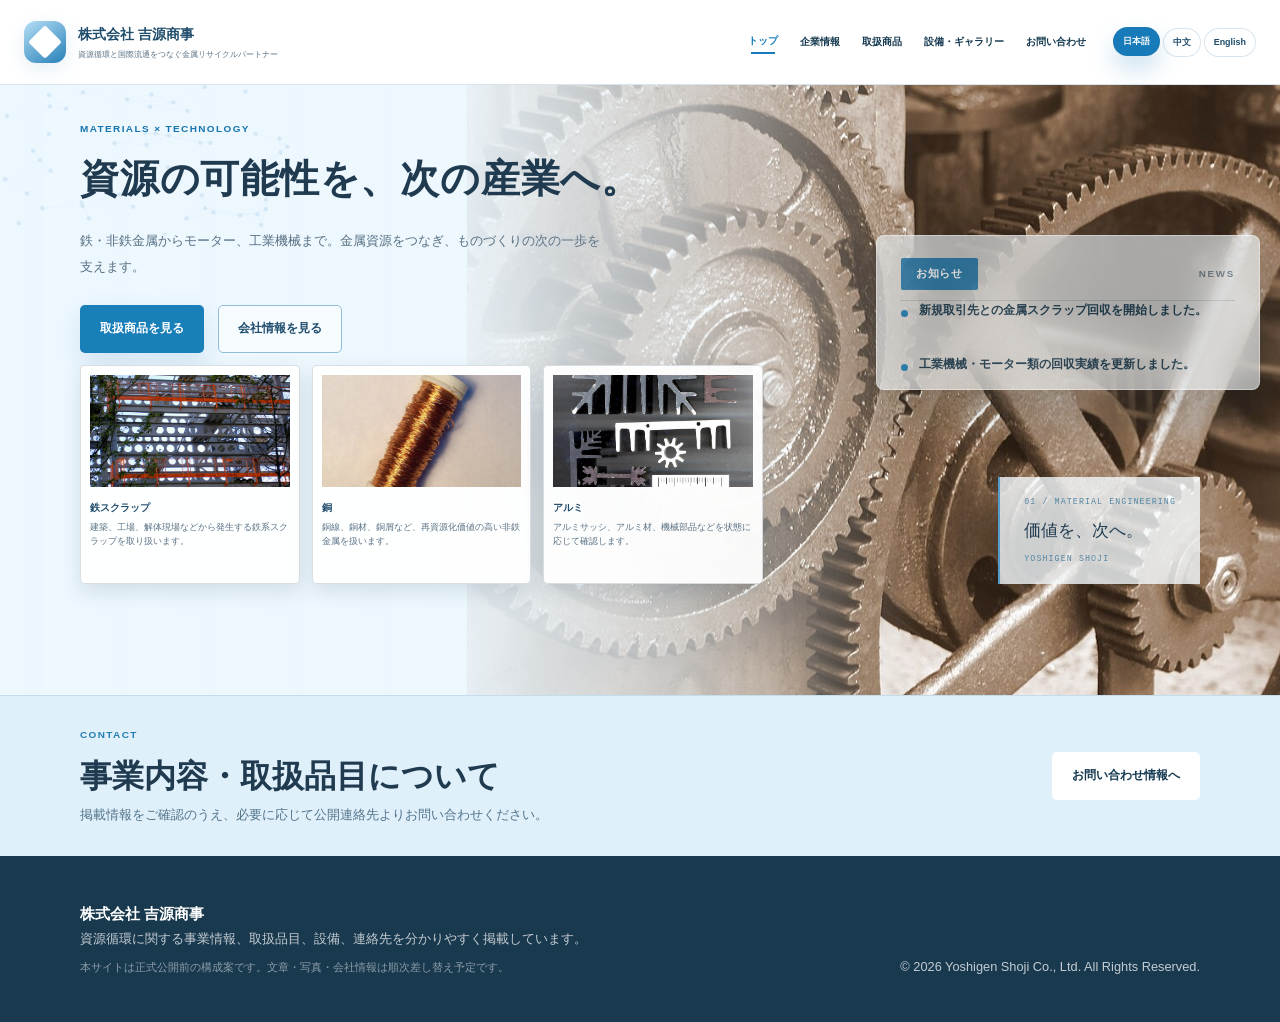
<file: index.html>
<!doctype html>
<html lang="ja">

<head>
    <meta charset="utf-8">
    <meta name="viewport" content="width=device-width, initial-scale=1">
    <meta name="description" content="株式会社 吉源商事の公式ホームページ。金属スクラップ買取、選別、保管、輸出に関する企業情報を掲載しています。">
    <title data-title-key="home.metaTitle">株式会社 吉源商事｜金属リサイクル・資源循環</title>
    <link rel="stylesheet" href="css/style.css?v=12">
</head>

<body data-page="home">
    <header class="site-header" data-active-page="home">
        <div class="scroll-progress" aria-hidden="true"></div>
        <div class="header-inner">
            <a class="brand" href="index.html" aria-label="Yoshigen Shoji home">
                <span class="brand-mark"></span>
                <span><strong data-i18n="common.companyName">株式会社 吉源商事</strong><small
                        data-i18n="common.tagline"></small></span>
            </a>
            <button class="menu-toggle" type="button" aria-label="Open navigation"
                aria-expanded="false"><span></span><span></span><span></span></button>
            <nav class="site-nav" aria-label="Main navigation"><a href="index.html" data-nav="home"
                    data-i18n="common.nav.home">トップ</a>
                <a href="company.html" data-nav="company" data-i18n="common.nav.company">企業情報</a>
                <a href="products.html" data-nav="products" data-i18n="common.nav.products">取扱商品</a>
                <a href="facilities.html" data-nav="facilities" data-i18n="common.nav.facilities">設備・ギャラリー</a>
                <a href="contact.html" data-nav="contact" data-i18n="common.nav.contact">お問い合わせ</a>
            </nav>
            <div class="lang-switch" aria-label="Language switch">
                <button type="button" data-lang="ja">日本語</button>
                <button type="button" data-lang="zh">中文</button>
                <button type="button" data-lang="en">English</button>
            </div>
        </div>
    </header>

    <main>
        <section class="eco-hero">
            <div id="lpCarousel" class="hero-carousel">
                <div class="hero-track">
                    <div class="hero-slide active">
                        <div class="hero-shade" aria-hidden="true"></div>
                        <canvas class="motion-canvas" aria-hidden="true"></canvas>
                        <div class="news-vertical news-vertical--canvas" aria-label="お知らせ">
                            <div class="news-vertical__head">
                                <span class="news-vertical__label" data-i18n="common.newsTicker.label">お知らせ</span>
                                <span class="news-vertical__sub">NEWS</span>
                            </div>
                            <div class="news-vertical__viewport">
                                <ul class="news-vertical__list" data-render="newsTicker"></ul>
                            </div>
                        </div>
                        <div class="container hero-layout">
                            <div class="hero-copy">
                                <p class="section-kicker" data-i18n="home.heroKicker"></p>
                                <h1 data-i18n="home.heroTitle"></h1>
                                <p class="hero-lead" data-i18n="home.heroLead"></p>
                                <div class="hero-actions">
                                    <a class="btn btn-primary" href="products.html" data-i18n="home.heroPrimary"></a>
                                    <a class="btn btn-outline" href="company.html" data-i18n="home.heroSecondary"></a>
                                </div>
                                <div class="hero-quick" data-render="heroServices"></div>
                            </div>

                            <div class="engineering-label" aria-hidden="true"><span>01 / MATERIAL
                                    ENGINEERING</span><strong>価値を、次へ。</strong><span>YOSHIGEN SHOJI</span></div>
                        </div>
                    </div>
                </div>
            </div>
        </section>
    </main>
    <section class="site-cta">
        <div class="container cta-inner">
            <div>
                <p class="section-kicker">CONTACT</p>
                <h2 data-i18n="common.ctaTitle"></h2>
                <p data-i18n="common.ctaText"></p>
            </div>
            <a class="btn btn-light" href="contact.html" data-i18n="common.ctaButton"></a>
        </div>
    </section>
    <footer class="site-footer">
        <div class="container footer-grid">
            <div>
                <p class="footer-brand" data-i18n="common.companyName"></p>
                <p data-i18n="common.footerLead"></p><small data-i18n="common.footerNote"></small>
            </div>
            <p class="copyright" data-i18n="common.copyright"></p>
        </div>
    </footer>
    <script src="js/i18n.js?v=13"></script>
    <script src="js/main.js?v=10"></script>
</body>

</html>
</file>
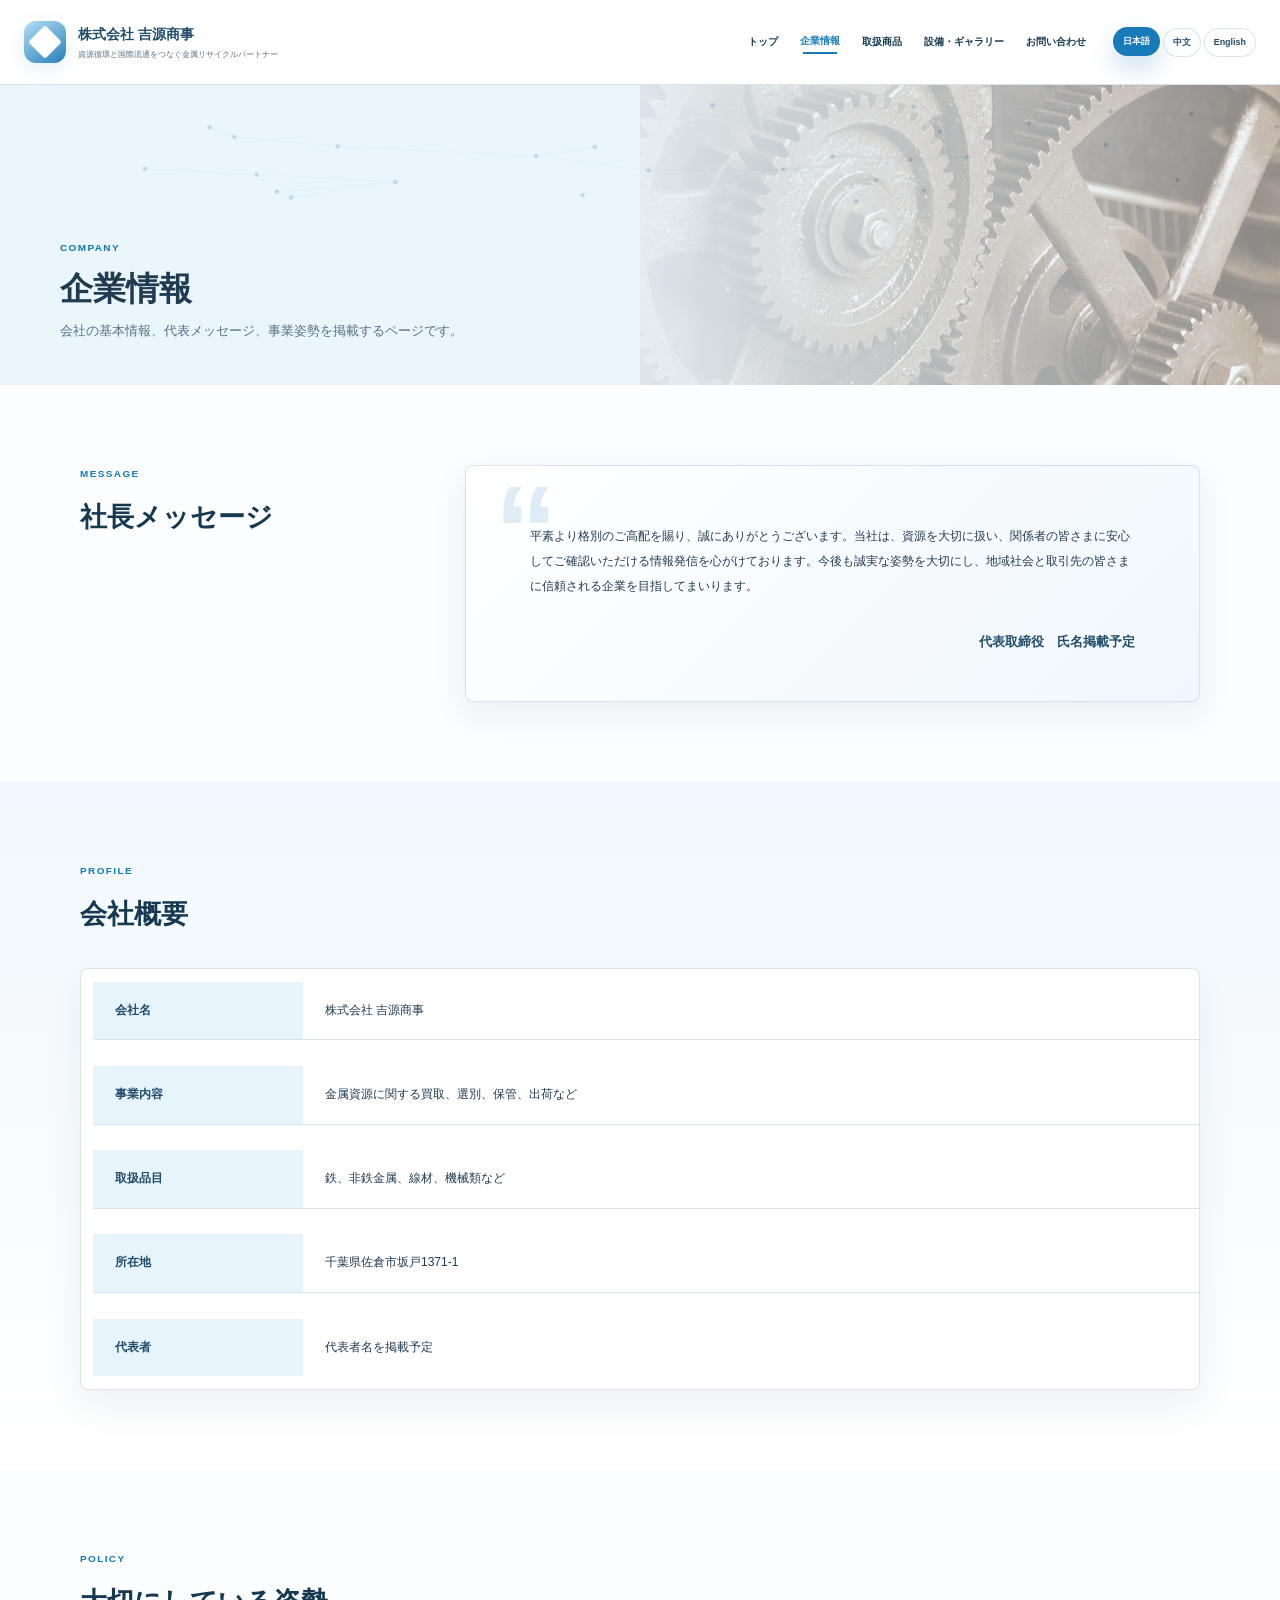
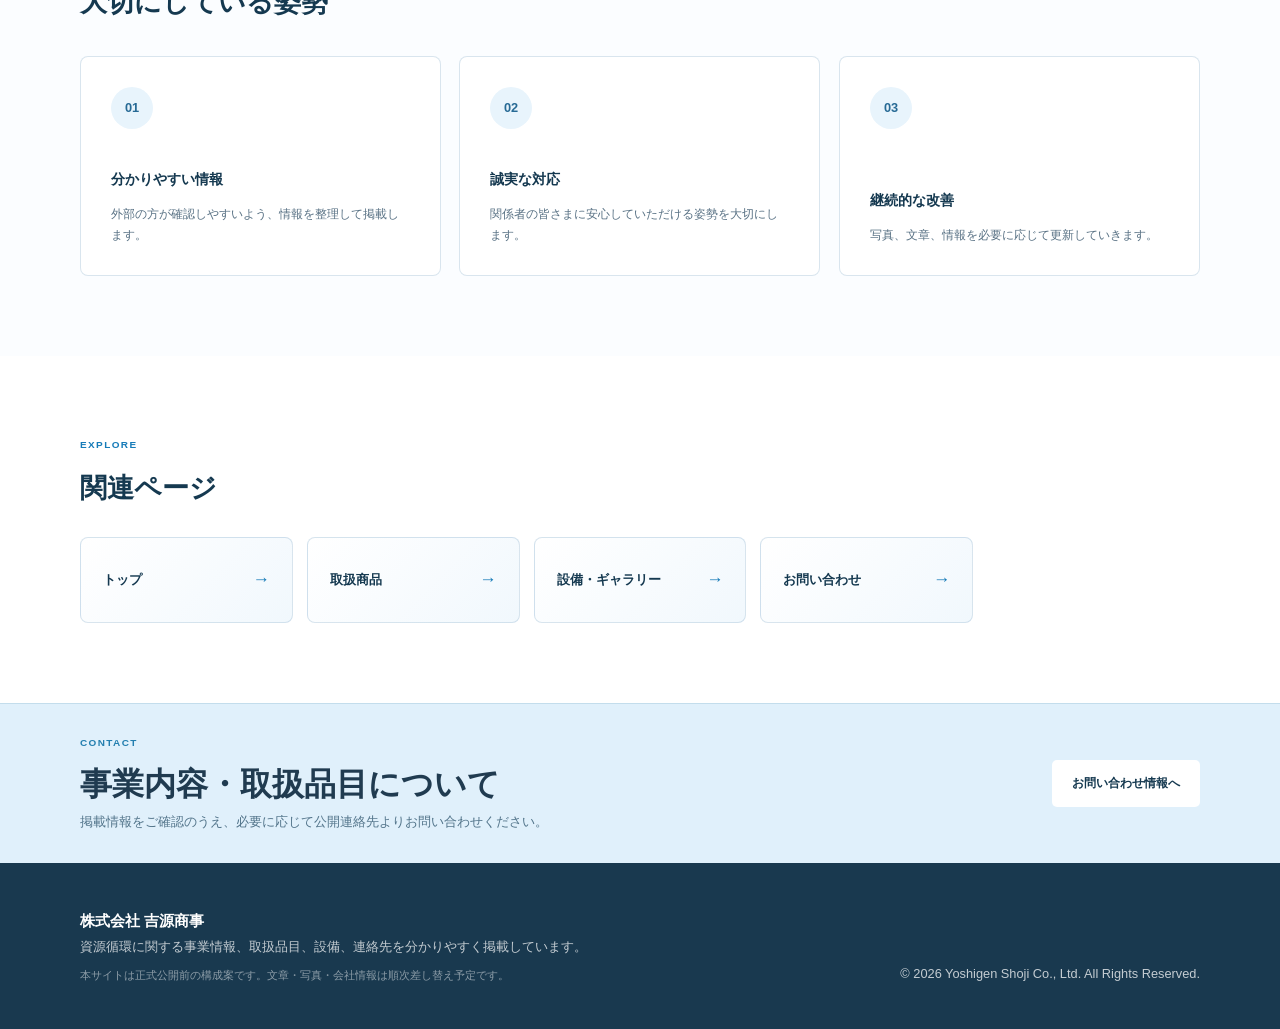
<file: company.html>
<!doctype html>
<html lang="ja">
<head>
    <meta charset="utf-8">
    <meta name="viewport" content="width=device-width, initial-scale=1">
    <meta name="description" content="株式会社 吉源商事の公式ホームページ。金属スクラップ買取、選別、保管、輸出に関する企業情報を掲載しています。">
    <title data-title-key="company.metaTitle">企業情報｜株式会社 吉源商事</title>
    <link rel="stylesheet" href="css/style.css?v=11">
</head>
<body data-page="company">
<header class="site-header" data-active-page="company">
    <div class="scroll-progress" aria-hidden="true"></div>
    <div class="header-inner">
        <a class="brand" href="index.html" aria-label="Yoshigen Shoji home">
            <span class="brand-mark"></span>
            <span><strong data-i18n="common.companyName">株式会社 吉源商事</strong><small data-i18n="common.tagline"></small></span>
        </a>
        <button class="menu-toggle" type="button" aria-label="Open navigation" aria-expanded="false"><span></span><span></span><span></span></button>
        <nav class="site-nav" aria-label="Main navigation"><a href="index.html" data-nav="home" data-i18n="common.nav.home">トップ</a>
<a href="company.html" data-nav="company" data-i18n="common.nav.company">企業情報</a>
<a href="products.html" data-nav="products" data-i18n="common.nav.products">取扱商品</a>
<a href="facilities.html" data-nav="facilities" data-i18n="common.nav.facilities">設備・実例</a>
<a href="contact.html" data-nav="contact" data-i18n="common.nav.contact">お問い合わせ</a></nav>
        <div class="lang-switch" aria-label="Language switch">
            <button type="button" data-lang="ja">日本語</button>
            <button type="button" data-lang="zh">中文</button>
            <button type="button" data-lang="en">English</button>
        </div>
    </div>
</header>
<main><section class="page-hero">
    <div class="page-hero-bg"></div>
    <canvas class="page-canvas motion-canvas-small" aria-hidden="true"></canvas>
    <div class="container page-hero-inner">
        <p class="section-kicker" data-i18n="company.pageKicker"></p>
        <h1 data-i18n="company.pageTitle"></h1>
        <p data-i18n="company.pageLead"></p>
    </div>
</section>
    <section class="section message-section"><div class="container message-layout">
        <div class="message-heading"><p class="section-kicker">MESSAGE</p><h2 class="section-title" data-i18n="company.messageTitle"></h2></div>
        <article class="message-panel tilt-card">
            <span class="message-quote">“</span>
            <p class="body-text" data-i18n="company.messageText"></p>
            <p class="message-signature" data-i18n="company.messageSignature"></p>
        </article>
    </div></section>
    <section class="section section-soft"><div class="container"><div class="section-heading"><p class="section-kicker">PROFILE</p><h2 class="section-title" data-i18n="company.outlineTitle"></h2></div><div class="info-table" data-render="companyOutline"></div></div></section>
    <section class="section"><div class="container"><div class="section-heading"><p class="section-kicker">POLICY</p><h2 class="section-title" data-i18n="company.philosophyTitle"></h2></div><div class="feature-grid" data-render="companyPhilosophy"></div></div></section>
    <section class="section page-links-section">
    <div class="container">
        <p class="section-kicker">EXPLORE</p>
        <h2 class="section-title compact-title" data-i18n="common.relatedTitle"></h2>
        <div class="page-link-grid"><a class="page-link-card" href="index.html"><span data-i18n="common.nav.home"></span><b>→</b></a>
<a class="page-link-card" href="products.html"><span data-i18n="common.nav.products"></span><b>→</b></a>
<a class="page-link-card" href="facilities.html"><span data-i18n="common.nav.facilities"></span><b>→</b></a>
<a class="page-link-card" href="contact.html"><span data-i18n="common.nav.contact"></span><b>→</b></a></div>
    </div>
</section>
</main>
<section class="site-cta">
    <div class="container cta-inner">
        <div><p class="section-kicker">CONTACT</p><h2 data-i18n="common.ctaTitle"></h2><p data-i18n="common.ctaText"></p></div>
        <a class="btn btn-light" href="contact.html" data-i18n="common.ctaButton"></a>
    </div>
</section>
<footer class="site-footer">
    <div class="container footer-grid">
        <div><p class="footer-brand" data-i18n="common.companyName"></p>
            <p data-i18n="common.footerLead"></p><small data-i18n="common.footerNote"></small></div>
        <p class="copyright" data-i18n="common.copyright"></p>
    </div>
</footer>
<script src="js/i18n.js?v=12"></script>
<script src="js/main.js?v=10"></script>
</body>
</html>
</file>
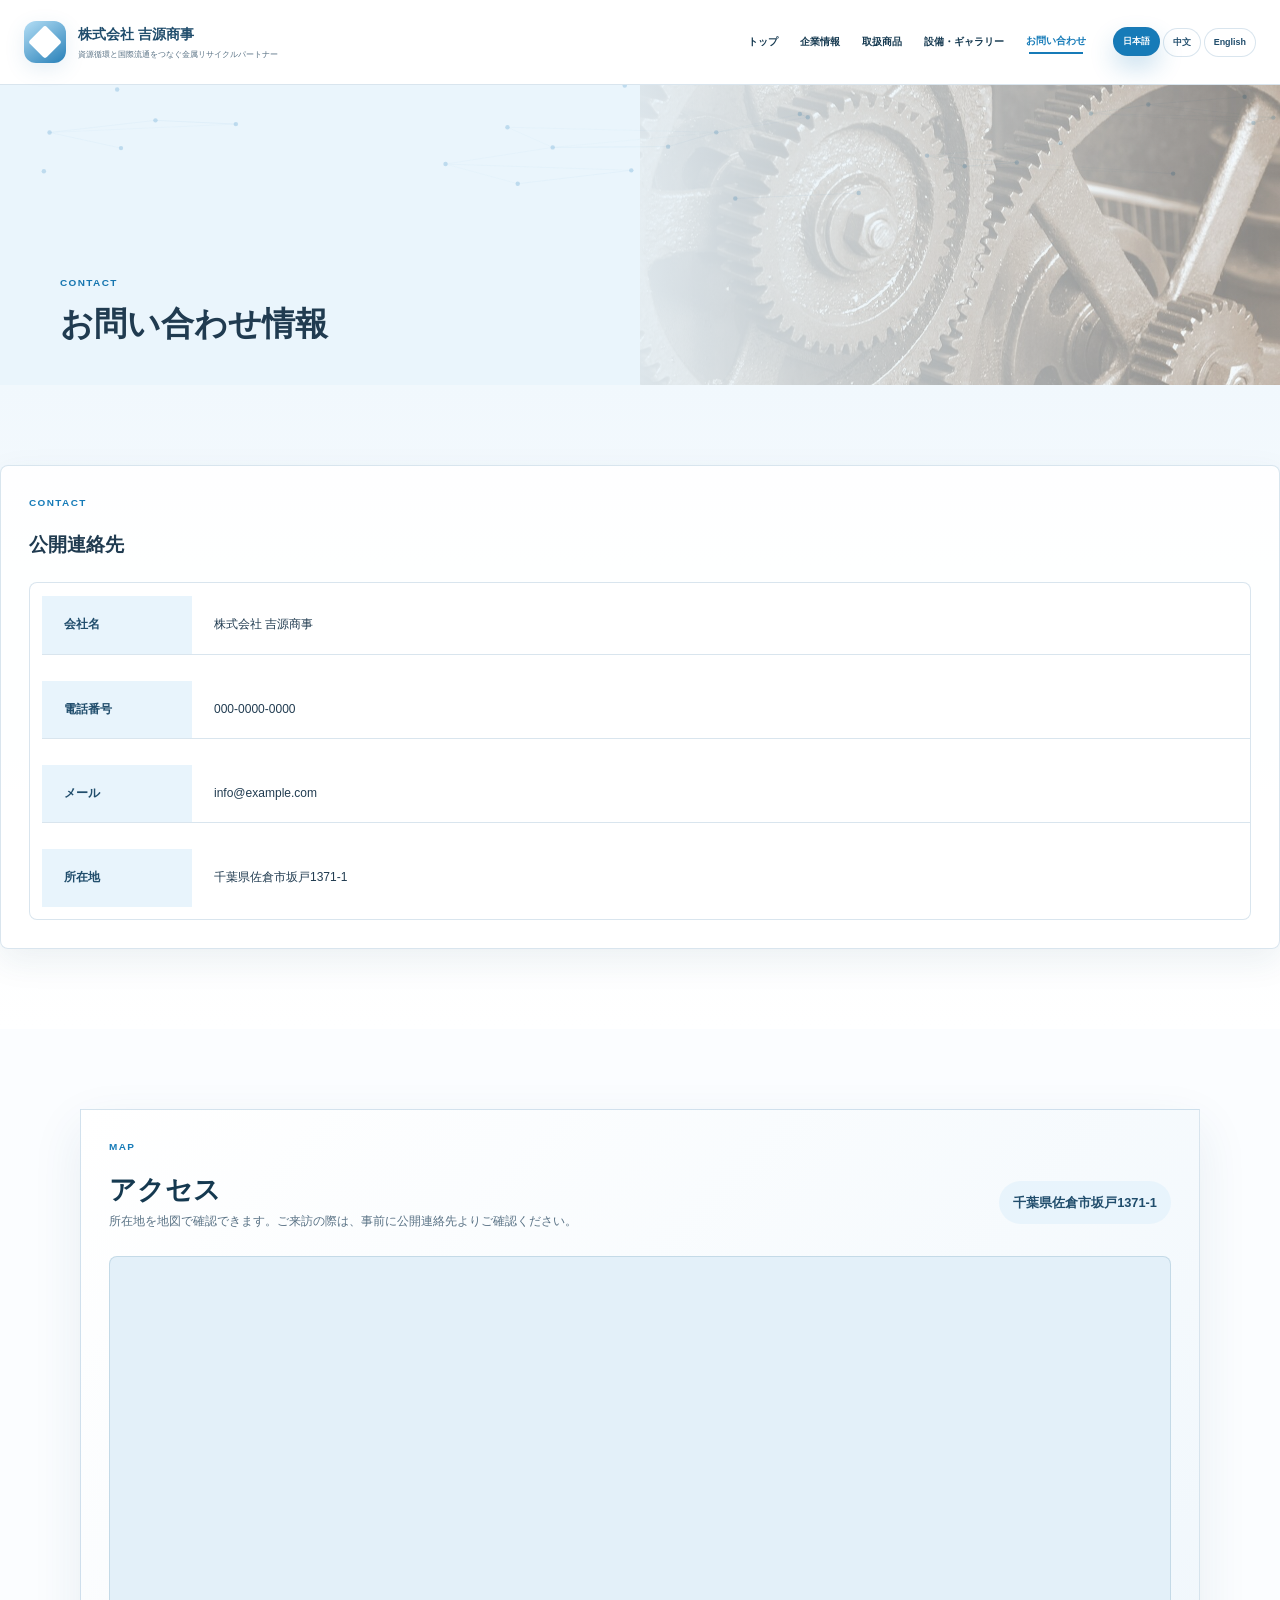
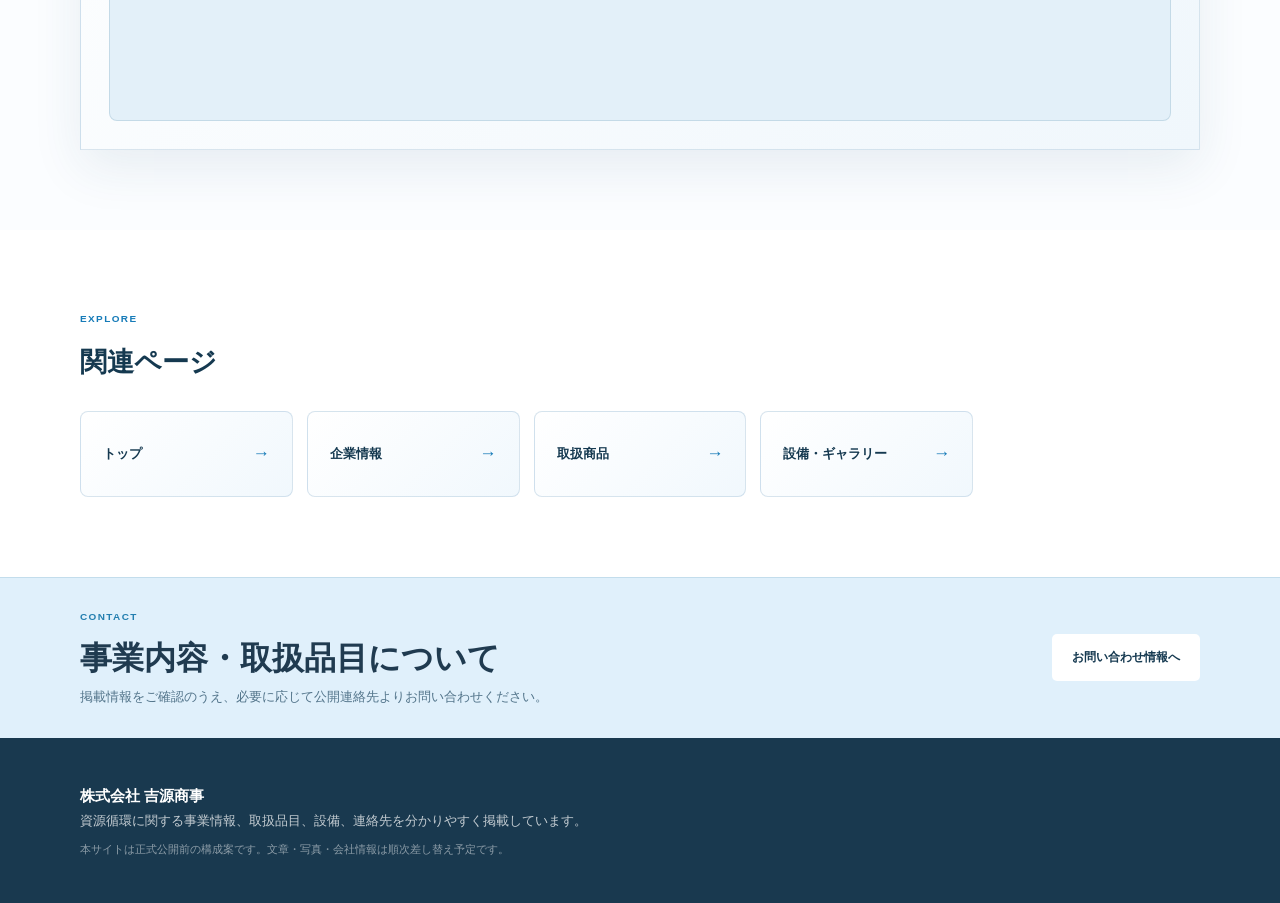
<file: contact.html>
<!doctype html>
<html lang="ja">

<head>
    <meta charset="utf-8">
    <meta name="viewport" content="width=device-width, initial-scale=1">
    <meta name="description" content="株式会社 吉源商事の公式ホームページ。金属スクラップ買取、選別、保管、輸出に関する企業情報を掲載しています。">
    <title data-title-key="contact.metaTitle">お問い合わせ｜株式会社 吉源商事</title>
    <link rel="stylesheet" href="css/style.css?v=11">
</head>

<body data-page="contact">
    <header class="site-header" data-active-page="contact">
        <div class="scroll-progress" aria-hidden="true"></div>
        <div class="header-inner">
            <a class="brand" href="index.html" aria-label="Yoshigen Shoji home">
                <span class="brand-mark"></span>
                <span><strong data-i18n="common.companyName">株式会社 吉源商事</strong><small
                        data-i18n="common.tagline"></small></span>
            </a>
            <button class="menu-toggle" type="button" aria-label="Open navigation"
                aria-expanded="false"><span></span><span></span><span></span></button>
            <nav class="site-nav" aria-label="Main navigation"><a href="index.html" data-nav="home"
                    data-i18n="common.nav.home">トップ</a>
                <a href="company.html" data-nav="company" data-i18n="common.nav.company">企業情報</a>
                <a href="products.html" data-nav="products" data-i18n="common.nav.products">取扱商品</a>
                <a href="facilities.html" data-nav="facilities" data-i18n="common.nav.facilities">設備・ギャラリー</a>
                <a href="contact.html" data-nav="contact" data-i18n="common.nav.contact">お問い合わせ</a>
            </nav>
            <div class="lang-switch" aria-label="Language switch">
                <button type="button" data-lang="ja">日本語</button>
                <button type="button" data-lang="zh">中文</button>
                <button type="button" data-lang="en">English</button>
            </div>
        </div>
    </header>
    <main>
        <section class="page-hero">
            <div class="page-hero-bg"></div>
            <canvas class="page-canvas motion-canvas-small" aria-hidden="true"></canvas>
            <div class="container page-hero-inner">
                <p class="section-kicker" data-i18n="contact.pageKicker"></p>
                <h1 data-i18n="contact.pageTitle"></h1>
                <p data-i18n="contact.pageLead"></p>
            </div>
        </section>
        <section class="section section-soft">
            <!-- <div class="container contact-grid"> -->
                <div class="info-panel tilt-card">
                    <p class="section-kicker">CONTACT</p>
                    <h2 data-i18n="contact.contactTitle"></h2>
                    <div class="info-table compact" data-render="contactRows"></div>
                </div>
                
                <!-- 銀行口座情報
                <div class="info-panel important-panel tilt-card">
                    <p class="section-kicker">BANK</p>
                    <h2 data-i18n="contact.bankTitle"></h2>
                    <p class="body-text" data-i18n="contact.bankNote"></p>
                    <div class="info-table compact" data-render="bankRows"></div>
                </div>
            </div> -->
        </section>
        <section class="section contact-map-section">
            <div class="container">
                <div class="map-panel tilt-card">
                    <div class="map-panel-head">
                        <div>
                            <p class="section-kicker">MAP</p>
                            <h2 class="section-title" data-i18n="contact.mapTitle"></h2>
                            <p class="body-text" data-i18n="contact.mapText"></p>
                        </div>
                        <p class="map-address" data-i18n="contact.mapAddress"></p>
                    </div>
                    <div class="map-frame">
                        <iframe title="Google Map - Yoshigen Shoji" loading="lazy"
                            referrerpolicy="no-referrer-when-downgrade"></iframe>
                    </div>
                </div>
            </div>
        </section>
        <section class="section page-links-section">
            <div class="container">
                <p class="section-kicker">EXPLORE</p>
                <h2 class="section-title compact-title" data-i18n="common.relatedTitle"></h2>
                <div class="page-link-grid"><a class="page-link-card" href="index.html"><span
                            data-i18n="common.nav.home"></span><b>→</b></a>
                    <a class="page-link-card" href="company.html"><span
                            data-i18n="common.nav.company"></span><b>→</b></a>
                    <a class="page-link-card" href="products.html"><span
                            data-i18n="common.nav.products"></span><b>→</b></a>
                    <a class="page-link-card" href="facilities.html"><span
                            data-i18n="common.nav.facilities"></span><b>→</b></a>
                </div>
            </div>
        </section>
    </main>
    <section class="site-cta">
        <div class="container cta-inner">
            <div>
                <p class="section-kicker">CONTACT</p>
                <h2 data-i18n="common.ctaTitle"></h2>
                <p data-i18n="common.ctaText"></p>
            </div>
            <a class="btn btn-light" href="contact.html" data-i18n="common.ctaButton"></a>
        </div>
    </section>
    <footer class="site-footer">
        <div class="container footer-grid">
            <div>
                <p class="footer-brand" data-i18n="common.companyName"></p>
                <p data-i18n="common.footerLead"></p><small data-i18n="common.footerNote"></small>
            </div>

        </div>
    </footer>
    <script src="js/i18n.js?v=12"></script>
    <script src="js/main.js?v=10"></script>
</body>

</html>
</file>
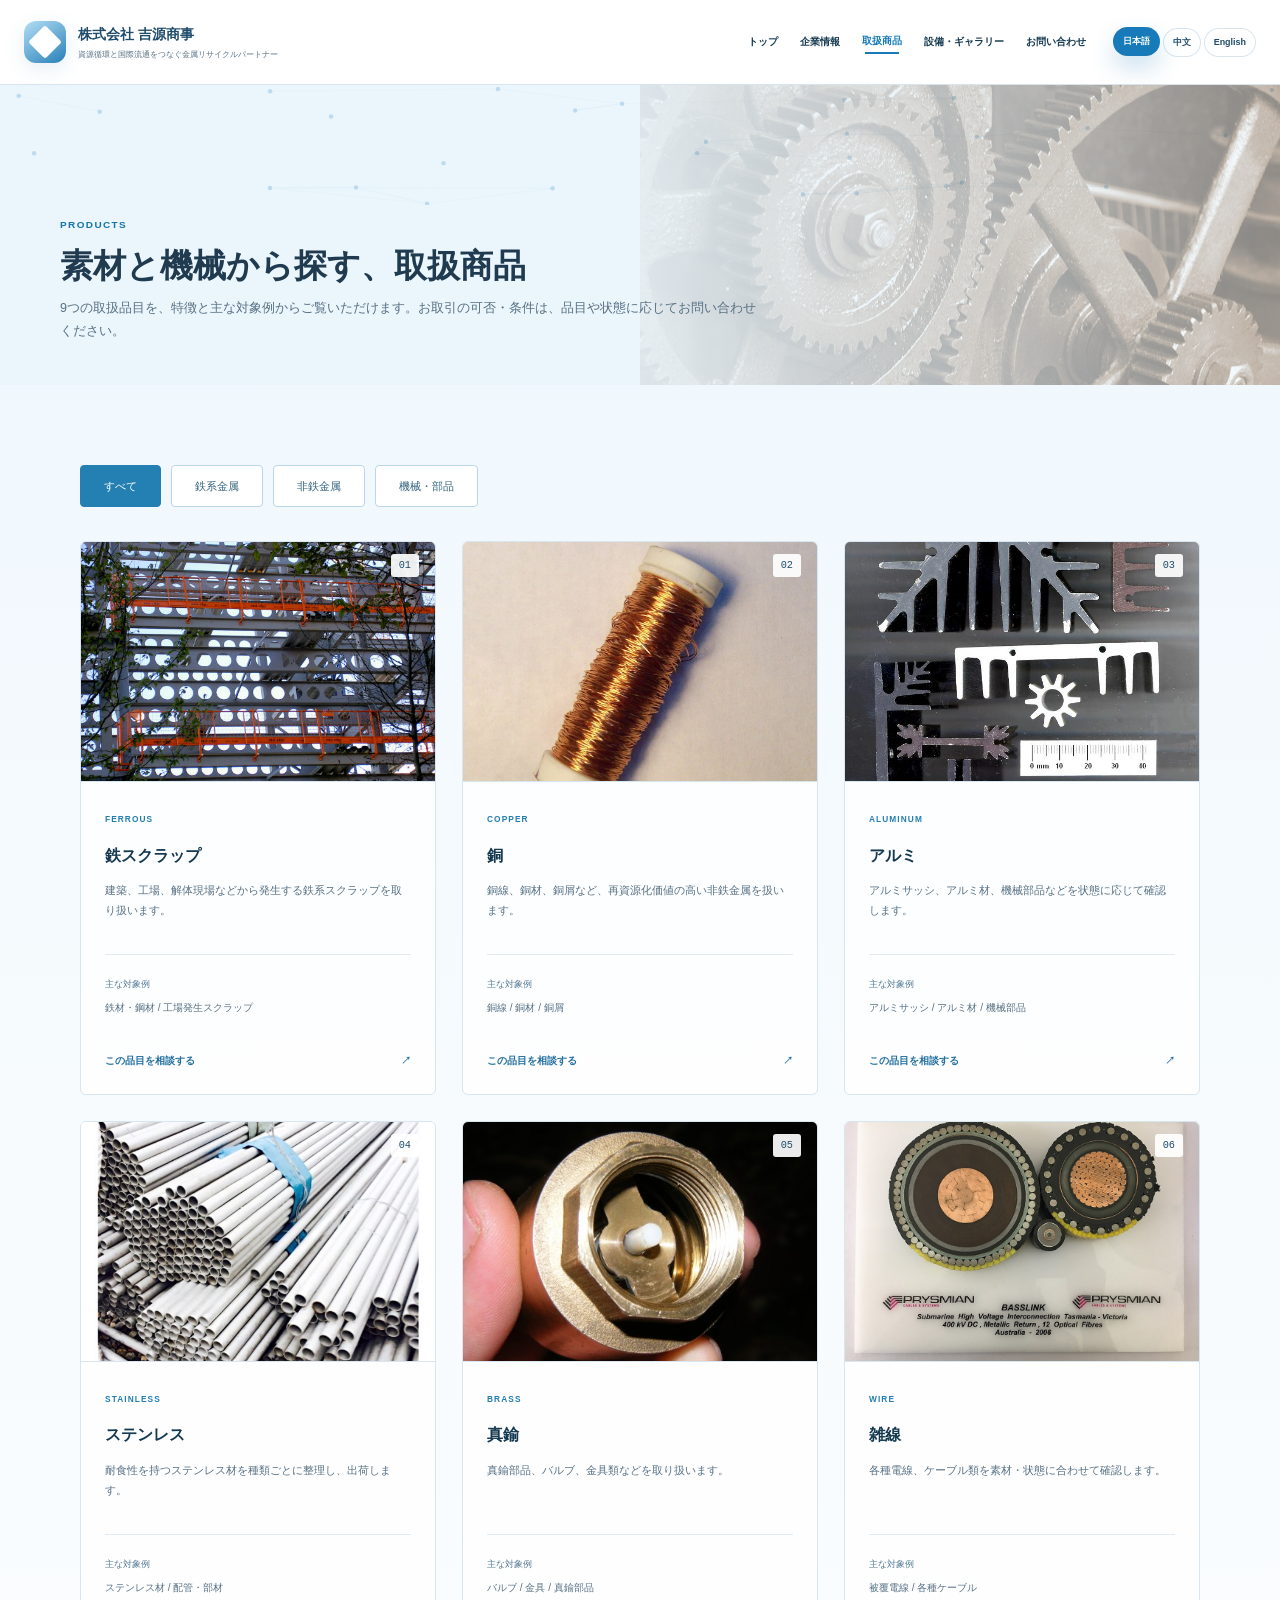
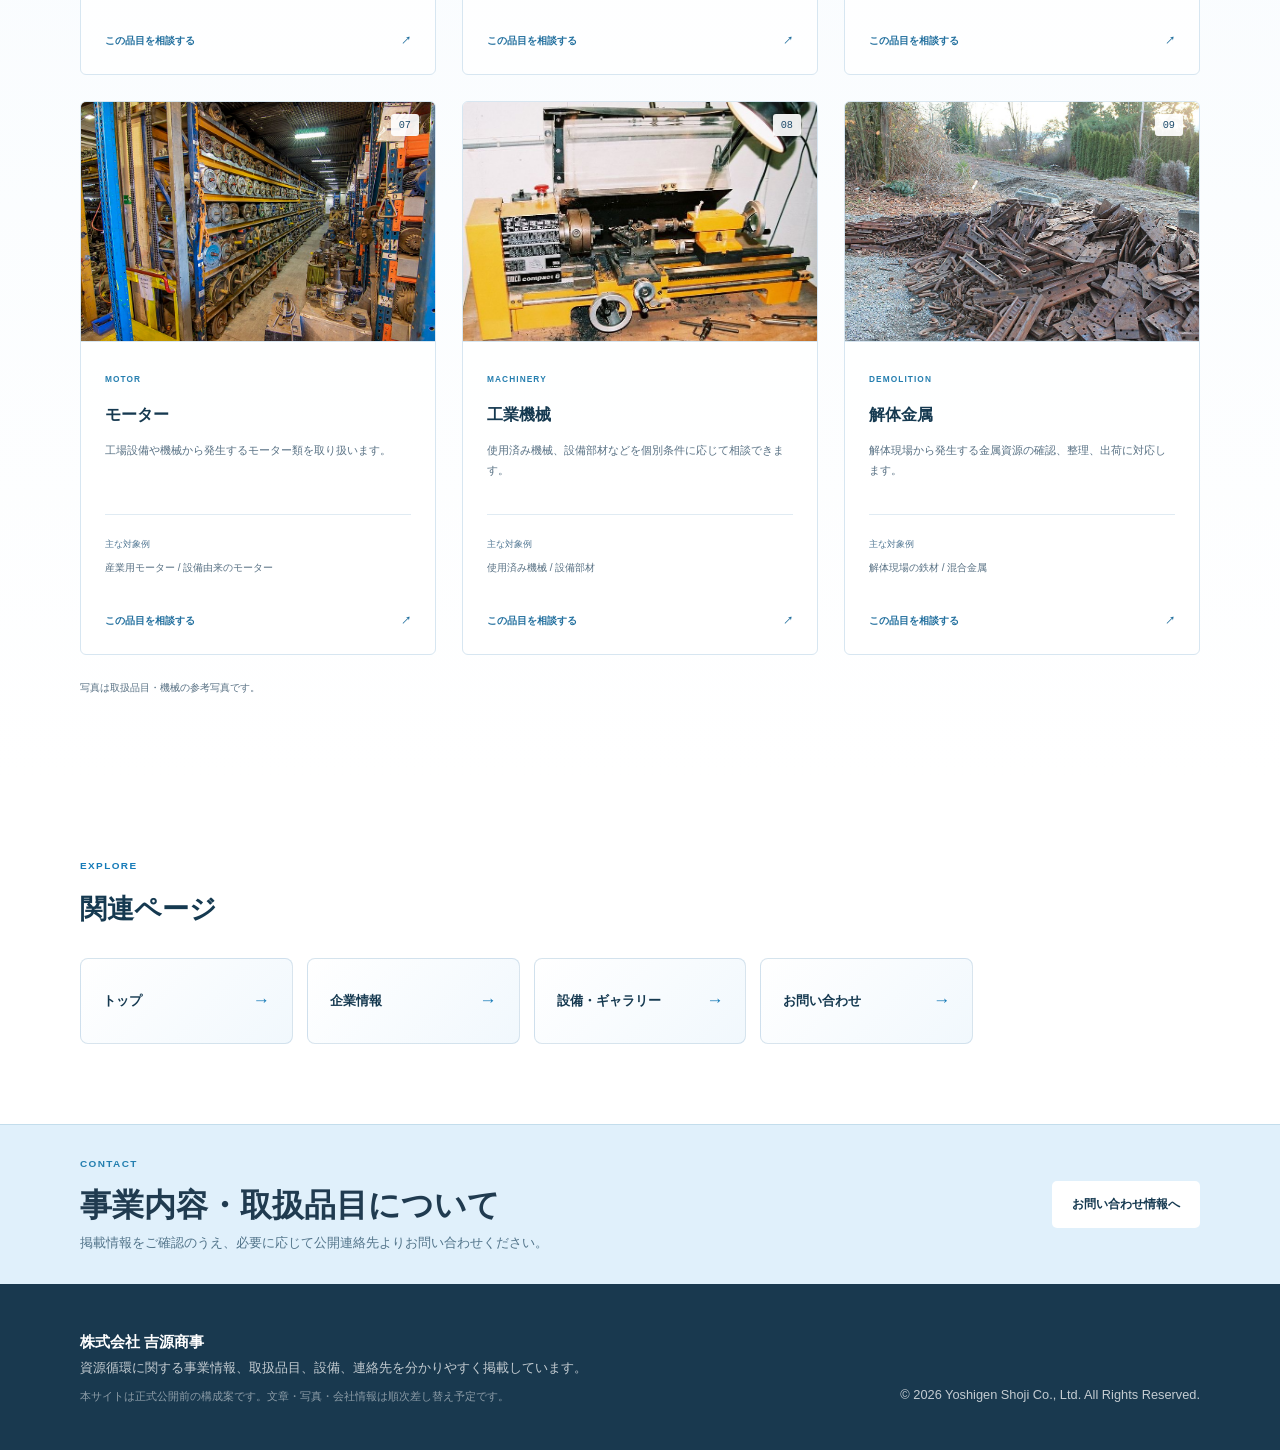
<file: products.html>
<!doctype html>
<html lang="ja">
<head>
    <meta charset="utf-8">
    <meta name="viewport" content="width=device-width, initial-scale=1">
    <meta name="description" content="株式会社 吉源商事の公式ホームページ。金属スクラップ買取、選別、保管、輸出に関する企業情報を掲載しています。">
    <title data-title-key="products.metaTitle">取扱商品｜株式会社 吉源商事</title>
    <link rel="stylesheet" href="css/style.css?v=11">
</head>
<body data-page="products">
<header class="site-header" data-active-page="products">
    <div class="scroll-progress" aria-hidden="true"></div>
    <div class="header-inner">
        <a class="brand" href="index.html" aria-label="Yoshigen Shoji home">
            <span class="brand-mark"></span>
            <span><strong data-i18n="common.companyName">株式会社 吉源商事</strong><small data-i18n="common.tagline"></small></span>
        </a>
        <button class="menu-toggle" type="button" aria-label="Open navigation" aria-expanded="false"><span></span><span></span><span></span></button>
        <nav class="site-nav" aria-label="Main navigation"><a href="index.html" data-nav="home" data-i18n="common.nav.home">トップ</a>
<a href="company.html" data-nav="company" data-i18n="common.nav.company">企業情報</a>
<a href="products.html" data-nav="products" data-i18n="common.nav.products">取扱商品</a>
<a href="facilities.html" data-nav="facilities" data-i18n="common.nav.facilities">設備・実例</a>
<a href="contact.html" data-nav="contact" data-i18n="common.nav.contact">お問い合わせ</a></nav>
        <div class="lang-switch" aria-label="Language switch">
            <button type="button" data-lang="ja">日本語</button>
            <button type="button" data-lang="zh">中文</button>
            <button type="button" data-lang="en">English</button>
        </div>
    </div>
</header>
<main><section class="page-hero">
    <div class="page-hero-bg"></div>
    <canvas class="page-canvas motion-canvas-small" aria-hidden="true"></canvas>
    <div class="container page-hero-inner">
        <p class="section-kicker" data-i18n="products.pageKicker"></p>
        <h1 data-i18n="products.pageTitle"></h1>
        <p data-i18n="products.pageLead"></p>
    </div>
</section>
    <section class="section section-soft"><div class="container"><div class="product-filters" data-render="productFilters"></div><div class="product-grid" data-render="products" aria-live="polite"></div><p class="photo-note" data-i18n="products.photoNote"></p></div></section>
    <section class="section page-links-section">
    <div class="container">
        <p class="section-kicker">EXPLORE</p>
        <h2 class="section-title compact-title" data-i18n="common.relatedTitle"></h2>
        <div class="page-link-grid"><a class="page-link-card" href="index.html"><span data-i18n="common.nav.home"></span><b>→</b></a>
<a class="page-link-card" href="company.html"><span data-i18n="common.nav.company"></span><b>→</b></a>
<a class="page-link-card" href="facilities.html"><span data-i18n="common.nav.facilities"></span><b>→</b></a>
<a class="page-link-card" href="contact.html"><span data-i18n="common.nav.contact"></span><b>→</b></a></div>
    </div>
</section>
</main>
<section class="site-cta">
    <div class="container cta-inner">
        <div><p class="section-kicker">CONTACT</p><h2 data-i18n="common.ctaTitle"></h2><p data-i18n="common.ctaText"></p></div>
        <a class="btn btn-light" href="contact.html" data-i18n="common.ctaButton"></a>
    </div>
</section>
<footer class="site-footer">
    <div class="container footer-grid">
        <div><p class="footer-brand" data-i18n="common.companyName"></p>
            <p data-i18n="common.footerLead"></p><small data-i18n="common.footerNote"></small></div>
        <p class="copyright" data-i18n="common.copyright"></p>
    </div>
</footer>
<script src="js/i18n.js?v=12"></script>
<script src="js/main.js?v=10"></script>
</body>
</html>
</file>
<file: css/style.css>
:root {
    --green-950: #153950;
    --green-900: #204d6c;
    --green-800: #276a95;
    --green-700: #267bad;
    --green-600: #167bb8;
    --green-500: #329bd4;
    --green-100: #e8f4fc;
    --lime: #a6dafa;
    --ink: #203b50;
    --muted: #587184;
    --line: rgba(44, 112, 159, .18);
    --white: #ffffff;
    --soft: #f1f8fd;
    --shadow: 0 24px 70px rgba(36, 91, 131, .12);
    --radius: 8px;
}

* {
    box-sizing: border-box;
}

html {
    font-size: 80%;
    scroll-behavior: smooth;
}

body {
    margin: 0px;
    color: var(--ink);
    font-family: "Noto Sans JP", "Yu Gothic", "Hiragino Kaku Gothic ProN", Arial, sans-serif;
    background: rgb(251, 254, 252);
    font-size: 1rem;
    line-height: 1.8;
}

a {
    color: inherit;
    text-decoration: none;
}

img {
    max-width: 100%;
    display: block;
}

.container {
    width: min(1120px, 100% - 64px);
    margin: 0px auto;
}

.site-header {
    position: sticky;
    top: 0px;
    z-index: 50;
    background: rgba(255, 255, 255, 0.88);
    backdrop-filter: blur(18px);
    border-bottom: 1px solid var(--line);
}

.scroll-progress {
    position: absolute;
    left: 0px;
    top: 0px;
    height: 3px;
    width: 0px;
    background: linear-gradient(90deg, var(--green-600), var(--lime));
}

.header-inner {
    width: min(1240px, 100% - 36px);
    min-height: 72px;
    margin: 0px auto;
    display: grid;
    grid-template-columns: auto 1fr auto;
    gap: 18px;
    align-items: center;
}

.brand {
    display: inline-flex;
    align-items: center;
    gap: 12px;
    min-width: 250px;
}

.brand strong {
    display: block;
    color: var(--green-900);
    font-size: 1.06rem;
    letter-spacing: 0px;
}

.brand small {
    display: block;
    color: var(--muted);
    font-size: 0.68rem;
    line-height: 1.38;
    margin-top: 2px;
    max-width: 320px;
}

.brand-mark {
    width: 42px;
    height: 42px;
    border-radius: 50%;
    background: conic-gradient(from 30deg, var(--lime), var(--green-500), var(--green-900), var(--lime));
    position: relative;
    box-shadow: rgba(38, 131, 190, 0.25) 0px 12px 30px;
}

.brand-mark::after {
    content: "";
    position: absolute;
    inset: 9px;
    border-radius: 50%;
    background: rgb(255, 255, 255);
}

.site-nav {
    justify-self: end;
    display: flex;
    align-items: center;
    gap: 4px;
}

.site-nav a {
    position: relative;
    padding: 10px 11px;
    color: var(--green-950);
    font-weight: 700;
    font-size: 0.86rem;
    transition: color 0.25s, transform 0.25s;
}

.site-nav a::after {
    content: "";
    position: absolute;
    left: 12px;
    right: 12px;
    bottom: 6px;
    height: 2px;
    background: var(--green-600);
    transform: scaleX(0);
    transform-origin: left center;
    transition: transform 0.25s;
}

.site-nav a:hover,
.site-nav a.active {
    color: var(--green-600);
    transform: translateY(-1px);
}

.site-nav a:hover::after,
.site-nav a.active::after {
    transform: scaleX(1);
}

.lang-switch {
    display: flex;
    gap: 6px;
}

.lang-switch button {
    border: 1px solid var(--line);
    background: rgb(255, 255, 255);
    color: var(--green-900);
    border-radius: 999px;
    padding: 8px 11px;
    font-weight: 700;
    cursor: pointer;
    transition: transform 0.2s, background 0.2s, color 0.2s, box-shadow 0.2s;
}

.lang-switch button:hover,
.lang-switch button.active {
    background: var(--green-600);
    color: rgb(255, 255, 255);
    transform: translateY(-1px);
    box-shadow: rgba(38, 131, 190, 0.24) 0px 12px 24px;
}

.menu-toggle {
    display: none;
    width: 42px;
    height: 42px;
    border: 1px solid var(--line);
    border-radius: 999px;
    background: rgb(255, 255, 255);
    cursor: pointer;
}

.menu-toggle span {
    display: block;
    width: 18px;
    height: 2px;
    background: var(--green-900);
    margin: 4px auto;
    transition: transform 0.2s, opacity 0.2s;
}

.eco-hero {
    position: relative;
    overflow: hidden;
    color: rgb(255, 255, 255);
}

.hero-carousel {
    overflow: hidden;
}

.hero-track {
    display: grid;
    width: 100%;
}

.hero-slide {
    grid-area: 1 / 1;
    position: relative;
    min-width: 0px;
    min-height: clamp(500px, 72vh, 650px);
    display: grid;
    align-items: center;
    background-size: cover;
    background-position: center center;
    background-repeat: no-repeat;
    opacity: 0;
    pointer-events: none;
    transition: opacity 2s ease-in-out;
}

.hero-slide.active {
    opacity: 1;
    pointer-events: auto;
    z-index: 1;
}

.hero-shade,
.motion-canvas {
    position: absolute;
    inset: 0px;
}

.hero-shade {
    background: linear-gradient(90deg, rgba(18, 46, 68, 0.96) 0%, rgba(24, 69, 100, 0.82) 46%, rgba(23, 56, 80, 0.3) 100%);
}

.motion-canvas {
    z-index: 2;
    opacity: 0.5;
    mix-blend-mode: screen;
    pointer-events: none;
}

.hero-layout {
    position: relative;
    z-index: 4;
    display: grid;
    grid-template-columns: minmax(0px, 1fr) 300px;
    gap: 30px;
    align-items: end;
    padding: 0px 0px 46px;
}

.hero-copy {
    max-width: 780px;
}

.section-kicker {
    margin: 0px 0px 14px;
    color: var(--green-600);
    font-weight: 900;
    font-size: 0.78rem;
    letter-spacing: 0.14em;
    text-transform: uppercase;
}

.eco-hero .section-kicker,
.page-hero .section-kicker {
    color: var(--lime);
}

h1,
h2,
h3,
p {
    overflow-wrap: anywhere;
}

.hero-copy h1 {
    margin: 0px;
    font-size: clamp(1.7rem, 3.1vw, 3.1rem);
    line-height: 1.1;
    font-weight: 900;
    letter-spacing: 0px;
    max-width: 760px;
    text-shadow: rgba(0, 0, 0, 0.52) 0px 18px 46px;
}

.hero-lead {
    max-width: 660px;
    margin: 22px 0px 0px;
    font-size: clamp(0.9rem, 1.05vw, 1.02rem);
    color: rgba(255, 255, 255, 0.88);
}

.hero-actions {
    margin-top: 26px;
    display: flex;
    flex-wrap: wrap;
    gap: 14px;
}

.hero-quick {
    margin-top: 22px;
    display: grid;
    grid-template-columns: repeat(3, minmax(0px, 1fr));
    gap: 12px;
    max-width: 760px;
}

.hero-quick-card {
    min-height: 88px;
    border: 1px solid rgba(255, 255, 255, 0.18);
    border-radius: var(--radius);
    background: rgba(255, 255, 255, 0.1);
    backdrop-filter: blur(14px);
    padding: 15px 16px;
    transition: transform 0.2s, background 0.2s;
}

.hero-quick-card:hover {
    transform: translateY(-3px);
    background: rgba(255, 255, 255, 0.18);
}

.hero-quick-card strong {
    display: block;
    color: rgb(255, 255, 255);
    font-size: 0.95rem;
    line-height: 1.35;
}

.hero-quick-card span {
    display: block;
    margin-top: 4px;
    color: rgba(255, 255, 255, 0.72);
    font-size: 0.78rem;
    line-height: 1.45;
}

.btn {
    display: inline-flex;
    align-items: center;
    justify-content: center;
    min-height: 46px;
    padding: 12px 19px;
    border-radius: 999px;
    font-weight: 900;
    font-size: 0.94rem;
    border: 1px solid transparent;
    transition: transform 0.22s, box-shadow 0.22s, background 0.22s, color 0.22s;
}

.btn:hover {
    transform: translateY(-3px);
}

.btn-primary {
    background: linear-gradient(135deg, var(--green-500), var(--lime));
    color: var(--green-950);
    box-shadow: rgba(33, 191, 122, 0.3) 0px 20px 42px;
}

.btn-outline {
    color: rgb(255, 255, 255);
    border-color: rgba(255, 255, 255, 0.45);
    background: rgba(255, 255, 255, 0.1);
}

.btn-outline:hover {
    background: rgba(255, 255, 255, 0.22);
}

.btn-light {
    color: var(--green-950);
    background: rgb(255, 255, 255);
}

.section {
    padding: 72px 0px;
    position: relative;
}

.section-soft {
    background: linear-gradient(180deg, var(--soft), #fff);
}

.section-heading {
    margin-bottom: 34px;
    max-width: 680px;
}

.section-title {
    margin: 0px;
    font-size: clamp(1.3rem, 2.24vw, 2.1rem);
    line-height: 1.24;
    color: var(--green-950);
    font-weight: 900;
}

.body-text {
    color: var(--muted);
    font-size: 0.96rem;
    margin: 0px;
}

.split-grid {
    display: grid;
    grid-template-columns: 0.78fr 1fr;
    gap: 56px;
    align-items: center;
}

.orbital-card {
    min-height: 300px;
    border-radius: var(--radius);
    background: radial-gradient(circle at 50% 45%, rgba(142, 199, 237, .3), transparent 32%), linear-gradient(135deg, var(--green-950), var(--green-800));
    box-shadow: var(--shadow);
    position: relative;
    overflow: hidden;
    display: grid;
    place-items: center;
}

.feature-grid {
    display: grid;
    grid-template-columns: repeat(3, minmax(0px, 1fr));
    gap: 18px;
}

.feature-card,
.product-card,
.gallery-card,
.info-panel,
.message-panel {
    border: 1px solid var(--line);
    border-radius: var(--radius);
    background: rgba(255, 255, 255, 0.86);
    box-shadow: rgba(30, 73, 107, 0.08) 0px 12px 34px;
    transition: transform 0.24s, box-shadow 0.24s, border-color 0.24s;
    overflow: hidden;
}

.feature-card:hover,
.product-card:hover,
.gallery-card:hover,
.info-panel:hover,
.message-panel:hover {
    transform: translateY(-6px);
    box-shadow: var(--shadow);
    border-color: rgba(38, 131, 190, 0.35);
}

.feature-card {
    padding: 30px;
    min-height: 220px;
    display: flex;
    flex-direction: column;
    justify-content: space-between;
}

.feature-index {
    width: 42px;
    height: 42px;
    border-radius: 50%;
    display: grid;
    place-items: center;
    background: var(--green-100);
    color: var(--green-800);
    font-weight: 900;
}

.feature-card h3,
.product-card h3,
.gallery-card h3 {
    margin: 18px 0px 10px;
    color: var(--green-950);
    font-size: 1.12rem;
}

.feature-card p,
.product-card p,
.gallery-card p,
.case-card p {
    font-size: 0.92rem;
}

.feature-card p,
.product-card p,
.gallery-card p,
.case-card p {
    color: var(--muted);
    margin: 0px;
}

.feature-card .card-link {
    margin-top: 24px;
    color: var(--green-700, #0f7558);
    font-weight: 900;
}

.message-layout {
    display: grid;
    grid-template-columns: 0.42fr 1fr;
    gap: 76px;
    align-items: start;
}

.message-heading {
    max-width: 360px;
}

.message-panel {
    position: relative;
    padding: 58px 64px 48px;
    background: linear-gradient(135deg, rgb(255, 255, 255), rgb(247, 252, 249));
}

.message-quote {
    position: absolute;
    left: 28px;
    top: 14px;
    color: rgba(38, 131, 190, 0.14);
    font-size: 10rem;
    line-height: 0.8;
    font-weight: 900;
}

.message-panel .body-text {
    position: relative;
    color: var(--ink);
    line-height: 2.05;
    max-width: 760px;
}

.message-signature {
    position: relative;
    margin: 30px 0px 0px;
    color: var(--green-900);
    font-weight: 900;
    text-align: right;
}

.flow-line {
    display: grid;
    grid-template-columns: repeat(4, minmax(0px, 1fr));
    gap: 14px;
    counter-reset: flow 0;
}

.flow-card {
    position: relative;
    padding: 30px 24px;
    min-height: 220px;
    border-radius: var(--radius);
    background: var(--green-950);
    color: rgb(255, 255, 255);
    overflow: hidden;
}

.flow-card::before {
    content: "";
    position: absolute;
    inset: auto -40px -70px auto;
    width: 150px;
    height: 150px;
    border-radius: 50%;
    background: rgba(142, 199, 237, 0.18);
}

.flow-step {
    color: var(--lime);
    font-weight: 900;
    font-size: 1.5rem;
}

.flow-card h3 {
    margin: 36px 0px 8px;
}

.flow-card p {
    margin: 0px;
    color: rgba(255, 255, 255, 0.74);
}

.page-hero {
    position: relative;
    min-height: 300px;
    overflow: hidden;
    color: rgb(255, 255, 255);
    display: grid;
    align-items: end;
    background: var(--green-950);
}

.page-hero-bg {
    position: absolute;
    inset: 0px;
    background-size: cover;
    background-position: center center;
    background-repeat: no-repeat;
    opacity: 0.32;
    filter: saturate(1.1);
}

.page-canvas {
    position: absolute;
    left: 0px;
    right: 0px;
    top: 0px;
    width: 100%;
    height: 120px;
    z-index: 1;
    opacity: 0.42;
    mix-blend-mode: screen;
    pointer-events: none;
}

.page-hero::after {
    content: "";
    position: absolute;
    inset: 0px;
    background: linear-gradient(90deg, rgba(23, 57, 84, 0.92), rgba(23, 57, 84, 0.58));
}

.page-hero-inner {
    position: relative;
    z-index: 2;
    padding: 30px 0px;
    max-width: 880px;
    margin-left: max(20px, -580px + 50vw);
}

.page-hero h1 {
    margin: 0px;
    font-size: clamp(1.5rem, 2.7vw, 2.55rem);
    line-height: 1.12;
    font-weight: 900;
}

.page-hero p:last-child {
    max-width: 700px;
    color: rgba(255, 255, 255, 0.82);
    font-size: 0.98rem;
}

.info-table {
    display: grid;
    border: 1px solid var(--line);
    padding-left: 12px;
    border-radius: var(--radius);
    overflow: hidden;
    background: rgb(255, 255, 255);
    box-shadow: rgba(30, 73, 107, 0.08) 0px 14px 38px;
}

.info-row {
    display: grid;
    grid-template-columns: 210px 1fr;
    border-bottom: 1px solid var(--line);
}

.info-row:last-child {
    border-bottom: 0px;
}

.info-row dt,
.info-row dd {
    margin: 0px;
    padding: 18px 22px;
    font-size: 0.94rem;
}

.info-row dt {
    color: var(--green-900);
    font-weight: 900;
    background: var(--green-100);
}

.info-row dd {
    color: var(--ink);
}

.product-grid {
    display: grid;
    grid-template-columns: repeat(3, minmax(0px, 1fr));
    gap: 20px;
}

.product-visual,
.gallery-visual {
    height: 190px;
    background-size: cover;
    background-position: center center;
    position: relative;
    overflow: hidden;
}

.product-visual::after,
.gallery-visual::after {
    content: "";
    position: absolute;
    inset: 0px;
    background: linear-gradient(transparent, rgba(23, 57, 84, 0.72));
}

.product-card-content,
.gallery-card-content {
    padding: 26px;
}

.category-pill {
    display: inline-flex;
    align-items: center;
    border-radius: 999px;
    padding: 5px 10px;
    color: var(--green-950);
    background: var(--green-100);
    font-weight: 900;
    font-size: 0.78rem;
}

.case-stack {
    display: grid;
    gap: 18px;
}

.case-card {
    display: grid;
    grid-template-columns: 160px 1fr;
    gap: 22px;
    align-items: center;
    min-height: 180px;
    padding: 30px;
    border-radius: var(--radius);
    background-image: linear-gradient(90deg, rgba(18, 46, 68, .86), rgba(24, 69, 100, .62)), var(--case-bg);
    background-size: cover;
    background-position: center center;
    border: 1px solid rgba(255, 255, 255, 0.18);
    box-shadow: rgba(30, 73, 107, 0.14) 0px 18px 46px;
    color: rgb(255, 255, 255);
}

.case-card {
    cursor: pointer;
    position: relative;
}

.case-card::after {
    content: "Details";
    position: absolute;
    right: 24px;
    top: 24px;
    padding: 6px 10px;
    border-radius: 999px;
    background: rgba(255, 255, 255, 0.14);
    color: rgba(255, 255, 255, 0.82);
    font-weight: 900;
    font-size: 0.72rem;
    letter-spacing: 0.08em;
}

.case-card:hover::after {
    background: rgba(142, 199, 237, 0.26);
    color: rgb(255, 255, 255);
}

.case-stat {
    height: 112px;
    border-radius: var(--radius);
    display: grid;
    place-items: center;
    background: rgba(255, 255, 255, 0.16);
    color: var(--lime);
    font-weight: 900;
    font-size: 1.25rem;
    backdrop-filter: blur(10px);
    border: 1px solid rgba(255, 255, 255, 0.18);
}

.case-card h3 {
    margin: 0px 0px 8px;
    font-size: 1.2rem;
    color: rgb(255, 255, 255);
}

.case-card p {
    color: rgba(255, 255, 255, 0.82);
}

.facility-detail-list {
    display: grid;
    gap: 26px;
}

.facility-detail {
    scroll-margin-top: 100px;
    display: grid;
    grid-template-columns: minmax(260px, 0.9fr) 1.1fr;
    gap: 30px;
    align-items: stretch;
    padding: 24px;
    border-radius: var(--radius);
    border: 1px solid var(--line);
    background: rgba(255, 255, 255, 0.9);
    box-shadow: rgba(30, 73, 107, 0.08) 0px 16px 42px;
}

.facility-detail-visual {
    min-height: 260px;
    border-radius: var(--radius);
    background-size: cover;
    background-position: center center;
    position: relative;
    overflow: hidden;
}

.facility-detail-visual::after {
    content: "";
    position: absolute;
    inset: 0px;
    background: linear-gradient(rgba(18, 46, 68, 0.08), rgba(18, 46, 68, 0.52));
}

.facility-detail-body {
    padding: 8px 6px;
    display: flex;
    flex-direction: column;
    justify-content: center;
}

.facility-detail-body .section-kicker {
    margin-bottom: 10px;
}

.facility-detail-body h3 {
    margin: 0px 0px 14px;
    color: var(--green-950);
    font-size: 1.35rem;
}

.facility-detail-body p {
    margin: 0px;
    color: var(--muted);
    line-height: 1.9;
}

.detail-list {
    display: grid;
    gap: 9px;
    margin: 22px 0px 0px;
    padding: 0px;
    list-style: none;
}

.detail-list li {
    position: relative;
    padding-left: 20px;
    color: var(--ink);
}

.detail-list li::before {
    content: "";
    position: absolute;
    left: 0px;
    top: 0.75em;
    width: 7px;
    height: 7px;
    border-radius: 50%;
    background: var(--green-600);
}

.page-links-section {
    background: rgb(255, 255, 255);
    padding-top: 56px;
}

.compact-title {
    max-width: 420px;
}

.page-link-grid {
    display: grid;
    grid-template-columns: repeat(5, minmax(0px, 1fr));
    gap: 14px;
    margin-top: 28px;
}

.page-link-card {
    min-height: 86px;
    display: flex;
    align-items: center;
    justify-content: space-between;
    gap: 14px;
    padding: 20px 22px;
    border-radius: var(--radius);
    border: 1px solid var(--line);
    background: linear-gradient(135deg, #fff, var(--soft));
    color: var(--green-950);
    font-weight: 900;
    transition: transform 0.22s, box-shadow 0.22s, border-color 0.22s;
}

.page-link-card:hover {
    transform: translateY(-4px);
    box-shadow: var(--shadow);
    border-color: rgba(38, 131, 190, 0.34);
}

.page-link-card b {
    color: var(--green-600);
    font-size: 1.35rem;
}

.gallery-grid {
    display: grid;
    grid-template-columns: repeat(2, minmax(0px, 1fr));
    gap: 20px;
}

.gallery-card {
    background: rgb(255, 255, 255);
}

.contact-grid {
    display: grid;
    grid-template-columns: 1fr 1fr;
    gap: 22px;
    align-items: start;
}

.info-panel {
    padding: 28px;
}

.important-panel {
    background: linear-gradient(135deg, rgb(255, 255, 255), rgb(240, 251, 244));
}

.compact {
    margin-top: 20px;
    box-shadow: none;
}

.compact .info-row {
    grid-template-columns: 150px 1fr;
}

.contact-map-section {
    padding-top: 0px;
}

.map-panel {
    padding: 28px;
    border: 1px solid var(--line);
    background: linear-gradient(135deg, rgb(255, 255, 255), rgb(246, 252, 248));
    box-shadow: rgba(30, 73, 107, 0.09) 0px 18px 48px;
}

.map-panel-head {
    display: grid;
    grid-template-columns: minmax(0px, 1fr) auto;
    gap: 28px;
    align-items: end;
}

.map-panel-head .body-text {
    max-width: 620px;
    margin-bottom: 0px;
}

.map-address {
    margin: 0px 0px 8px;
    padding: 10px 14px;
    border-radius: 999px;
    background: var(--green-100);
    color: var(--green-900);
    font-weight: 900;
    white-space: nowrap;
}

.map-frame {
    margin-top: 24px;
    aspect-ratio: 16 / 7;
    min-height: 280px;
    border-radius: var(--radius);
    overflow: hidden;
    border: 1px solid rgba(36, 98, 140, 0.16);
    background: rgb(227, 240, 249);
}

.map-frame iframe {
    width: 100%;
    height: 100%;
    border: 0px;
    display: block;
    filter: saturate(0.96) contrast(1.02);
}

.site-cta {
    padding: 30px 0px;
    background: linear-gradient(135deg, var(--green-900), var(--green-600));
    color: rgb(255, 255, 255);
    overflow: hidden;
}

.cta-inner {
    display: flex;
    align-items: center;
    justify-content: space-between;
    gap: 28px;
}

.cta-inner h2 {
    margin: 0px 0px 8px;
    font-size: clamp(1.8rem, 4vw, 3rem);
    line-height: 1.15;
}

.cta-inner p {
    margin: 0px;
    color: rgba(255, 255, 255, 0.82);
    max-width: 680px;
}

.site-footer {
    padding: 44px 0px;
    background: rgb(3, 29, 23);
    color: rgba(255, 255, 255, 0.74);
}

.footer-grid {
    display: flex;
    justify-content: space-between;
    gap: 30px;
    align-items: end;
}

.footer-brand {
    margin: 0px 0px 8px;
    color: rgb(255, 255, 255);
    font-weight: 900;
    font-size: 1.2rem;
}

.site-footer p {
    margin: 0px;
}

.site-footer small {
    display: block;
    margin-top: 8px;
    color: rgba(255, 255, 255, 0.5);
}

.tilt-card {
    transform-style: preserve-3d;
    will-change: transform;
}

@media (max-width: 1120px) {
    .header-inner {
        grid-template-columns: auto auto;
        min-height: 68px;
    }

    .menu-toggle {
        display: block;
        justify-self: end;
    }

    .site-nav,
    .lang-switch {
        grid-column: 1 / -1;
        display: none;
        justify-self: stretch;
    }

    .site-nav.is-open,
    .lang-switch.is-open {
        display: flex;
    }

    .site-nav {
        flex-direction: column;
        align-items: stretch;
        gap: 0px;
        padding-top: 4px;
    }

    .site-nav a {
        padding: 12px 0px;
        border-top: 1px solid var(--line);
    }

    .site-nav a::after {
        left: 0px;
        right: auto;
        width: 42px;
    }

    .lang-switch {
        justify-content: flex-start;
        padding-bottom: 14px;
    }

    .eco-hero {
        min-height: auto;
        background: radial-gradient(circle at 78% 88%, rgba(142, 199, 237, .14), transparent 34%), var(--green-950);
    }

    .hero-slide {
        background-size: auto 80%;
        background-position: right bottom;
    }

    .hero-shade {
        background: linear-gradient(90deg, rgba(18, 46, 68, 0.97) 0%, rgba(24, 69, 100, 0.82) 56%, rgba(23, 56, 80, 0.42) 100%);
    }

    .hero-layout {
        grid-template-columns: 1fr;
        align-items: center;
        padding: 0px 0px 56px;
        gap: 24px;
    }

    .hero-copy h1 {
        font-size: clamp(1.45rem, 3.6vw, 2.4rem);
        max-width: 680px;
    }

    .hero-lead {
        max-width: 620px;
        font-size: 0.92rem;
    }

    .split-grid,
    .contact-grid,
    .message-layout {
        grid-template-columns: 1fr;
    }

    .message-layout {
        gap: 30px;
    }

    .feature-grid,
    .product-grid {
        grid-template-columns: repeat(2, minmax(0px, 1fr));
    }

    .flow-line {
        grid-template-columns: repeat(2, minmax(0px, 1fr));
    }

    .page-link-grid {
        grid-template-columns: repeat(3, minmax(0px, 1fr));
    }

    .page-hero {
        min-height: 260px;
        background: var(--green-950);
    }

    .page-hero-bg {
        background-size: auto 80%;
        background-position: right bottom;
        opacity: 0.24;
    }

    .page-hero-inner {
        padding: 30px 0px;
    }
}

@media (max-width: 820px) {
    .container {
        width: min(100% - 48px, 1120px);
    }

    .brand {
        min-width: 0px;
    }

    .brand strong {
        font-size: 0.98rem;
    }

    .brand small {
        max-width: 260px;
    }

    .hero-slide {
        background-size: auto 68%;
        background-position: 86% bottom;
    }

    .hero-shade {
        background: linear-gradient(rgba(18, 46, 68, 0.92) 0%, rgba(24, 69, 100, 0.84) 54%, rgba(23, 56, 80, 0.58) 100%);
    }

    .hero-copy h1 {
        font-size: clamp(1.35rem, 3.8vw, 2rem);
        line-height: 1.2;
    }

    .hero-lead {
        margin-top: 20px;
        font-size: 0.9rem;
        max-width: 600px;
    }

    .hero-actions {
        margin-top: 24px;
        gap: 14px;
    }

    .hero-quick {
        grid-template-columns: 1fr;
    }

    .hero-quick-card {
        min-height: 0px;
        padding: 18px 20px;
    }

    .section {
        padding: 56px 0px;
    }

    .section-heading {
        margin-bottom: 24px;
    }

    .gallery-grid {
        grid-template-columns: 1fr;
    }

    .page-link-grid {
        grid-template-columns: repeat(2, minmax(0px, 1fr));
    }

    .message-panel {
        padding: 44px 42px 38px;
    }

    .facility-detail {
        grid-template-columns: 1fr;
    }

    .product-visual,
    .gallery-visual {
        height: 160px;
    }

    .map-panel-head {
        grid-template-columns: 1fr;
        align-items: start;
        gap: 14px;
    }

    .map-address {
        justify-self: start;
        white-space: normal;
    }

    .map-frame {
        aspect-ratio: 4 / 3;
        min-height: 240px;
    }
}

@media (max-width: 560px) {
    .container {
        width: min(100% - 48px, 1120px);
    }

    .header-inner {
        width: min(100% - 24px, 1240px);
        min-height: 64px;
        gap: 10px;
    }

    .brand-mark {
        width: 36px;
        height: 36px;
    }

    .brand-mark::after {
        inset: 8px;
    }

    .brand small {
        display: none;
    }

    .eco-hero {
        min-height: auto;
    }

    .hero-slide {
        min-height: 0px;
        background-size: auto 54%;
        background-position: 78% bottom;
    }

    .hero-shade {
        background: linear-gradient(rgba(18, 46, 68, 0.96) 0%, rgba(24, 69, 100, 0.88) 55%, rgba(23, 56, 80, 0.66) 100%);
    }

    .hero-layout {
        padding: 0px 0px 50px;
    }

    .hero-copy h1 {
        font-size: clamp(1.22rem, 5.8vw, 1.65rem);
        line-height: 1.25;
    }

    .hero-lead {
        font-size: 0.84rem;
        line-height: 1.9;
        margin-top: 20px;
    }

    .hero-actions {
        display: grid;
        grid-template-columns: 1fr;
        margin-top: 24px;
        gap: 12px;
    }

    .btn {
        min-height: 43px;
        padding: 11px 16px;
        font-size: 0.88rem;
    }

    .hero-quick {
        margin-top: 22px;
        gap: 10px;
    }

    .hero-quick-card {
        padding: 16px 17px;
    }

    .hero-quick-card span {
        display: -webkit-box;
        -webkit-line-clamp: 2;
        -webkit-box-orient: vertical;
        overflow: hidden;
    }

    .feature-grid,
    .product-grid,
    .flow-line {
        grid-template-columns: 1fr;
    }

    .page-link-grid {
        grid-template-columns: 1fr;
    }

    .case-card {
        grid-template-columns: 1fr;
        padding: 20px;
    }

    .case-card::after {
        right: 16px;
        top: 16px;
    }

    .facility-detail {
        padding: 18px;
        gap: 18px;
    }

    .facility-detail-visual {
        min-height: 190px;
    }

    .case-stat {
        height: 86px;
    }

    .info-row,
    .compact .info-row {
        grid-template-columns: 1fr;
    }

    .info-row dt,
    .info-row dd {
        padding: 14px 17px;
    }

    .page-hero {
        min-height: 230px;
    }

    .page-hero-bg {
        background-size: auto 62%;
        background-position: right bottom;
        opacity: 0.2;
    }

    .page-hero-inner {
        padding: 30px 0px;
    }

    .page-hero h1 {
        font-size: clamp(1.24rem, 6vw, 1.72rem);
    }

    .site-cta {
        padding: 30px 0px;
    }

    .message-panel {
        padding: 38px 28px 32px;
    }

    .message-quote {
        left: 18px;
        top: 10px;
        font-size: 7rem;
    }

    .map-panel {
        padding: 20px;
    }

    .map-frame {
        min-height: 220px;
        margin-top: 18px;
    }

    .cta-inner,
    .footer-grid {
        display: grid;
    }
}

@media (prefers-reduced-motion: reduce) {

    *,
    ::before,
    ::after {
        animation-duration: 0.01ms !important;
        animation-iteration-count: 1 !important;
        scroll-behavior: auto !important;
        transition-duration: 0.01ms !important;
    }
}

html {
    font-size: 80%;
}

body {
    background: rgb(251, 253, 255);
}

.content-load-error {
    margin-block: 24px;
    padding: 20px;
    border: 1px solid rgb(146, 189, 217);
    background: rgb(237, 247, 254);
}

.header-inner {
    width: min(1400px, 100% - 48px);
    min-height: 84px;
}

.brand {
    min-width: 210px;
}

.brand-mark {
    border-radius: 12px;
    background: linear-gradient(145deg, rgb(180, 222, 245), rgb(39, 128, 184));
    box-shadow: rgba(53, 127, 173, 0.125) 0px 6px 20px;
}

.brand-mark::after {
    border-radius: 3px;
    transform: rotate(45deg);
}

.brand small {
    font-size: 0.62rem;
}

.site-nav a {
    font-size: 0.8rem;
    padding-inline: 9px;
}

.lang-switch {
    gap: 3px;
}

.lang-switch button {
    font-size: 0.7rem;
    padding: 7px 9px;
}

.eco-hero {
    background: rgb(231, 243, 251);
    color: var(--ink);
}

.hero-slide {
    min-height: 610px;
    background-size: auto 100%;
    background-position: right center;
}

.hero-shade {
    background: linear-gradient(90deg, rgb(237, 247, 254) 0%, rgba(237, 247, 254, 0.98) 34%, rgba(237, 247, 254, 0.667) 53%, rgba(237, 247, 254, 0) 72%);
}

.hero-layout {
    grid-template-columns: minmax(0px, 1.3fr) minmax(220px, 0.7fr);
    align-items: center;
    padding: 0px 0px;
    gap: 70px;
}

.hero-copy h1 {
    font-size: 39px;
    line-height: 1.4;
    letter-spacing: 0.02em;
    text-shadow: none;
    max-width: 650px;
    text-wrap: balance;
}

.hero-lead {
    color: var(--muted);
    max-width: 520px;
    font-size: 1rem;
    line-height: 2;
}

.eco-hero .section-kicker,
.page-hero .section-kicker {
    color: rgb(22, 117, 175);
}

.btn {
    border-radius: 5px;
}

.btn-primary {
    color: rgb(255, 255, 255);
    background: rgb(25, 127, 185);
    box-shadow: rgba(37, 129, 182, 0.15) 0px 10px 25px;
}

.btn-outline {
    background: rgba(255, 255, 255, 0.5);
    color: var(--green-900);
    border-color: rgb(146, 189, 217);
}

.btn-outline:hover {
    background: rgb(255, 255, 255);
}

.hero-quick {
    gap: 0px;
    margin-top: 36px;
    border-top: 1px solid rgb(170, 205, 227);
}

.hero-quick-card {
    border: 0px;
    border-radius: 0px;
    background: none;
    padding: 16px 10px 0px 0px;
    min-height: 0px;
    backdrop-filter: none;
}

.hero-quick-card strong {
    color: var(--green-900);
    font-size: 0.82rem;
}

.hero-quick-card span {
    color: var(--muted);
    font-size: 0.73rem;
}

.engineering-label {
    place-self: end;
    padding: 18px 24px;
    border-left: 2px solid rgb(85, 156, 202);
    background: rgba(245, 251, 255, 0.79);
}

.engineering-label span {
    display: block;
    font-family: Consolas, monospace;
    font-size: 0.65rem;
    letter-spacing: 0.13em;
    color: rgb(86, 135, 165);
}

.engineering-label strong {
    display: block;
    font-size: 1.3rem;
    font-weight: 500;
    padding: 6px 0px;
}

.motion-canvas {
    mix-blend-mode: multiply;
    opacity: 0.22;
}

.section {
    padding: 80px 0px;
}

.section-title {
    line-height: 1.5;
    font-weight: 700;
}

.catalog-heading {
    display: flex;
    align-items: end;
    justify-content: space-between;
    gap: 24px;
    margin-bottom: 34px;
}

.text-link {
    color: rgb(25, 123, 179);
    border-bottom: 1px solid rgb(142, 196, 228);
    padding-bottom: 6px;
    white-space: nowrap;
}

.product-grid {
    gap: 26px;
}

.product-card {
    box-shadow: none;
    border-color: rgb(215, 230, 241);
    border-radius: 6px;
}

.product-card:hover {
    transform: translateY(-4px);
    border-color: rgb(128, 185, 223);
}

.product-visual {
    height: auto;
    aspect-ratio: 420 / 285;
    background: rgb(237, 246, 252);
    border-bottom: 1px solid rgb(215, 230, 241);
}

.product-visual img {
    width: 100%;
    height: 100%;
    object-fit: cover;
}

.photo-note {
    margin: 24px 0px 0px;
    font-size: 0.8rem;
    color: var(--muted);
}

.photo-credits-link {
    font-size: 0.8rem;
    text-decoration: underline;
    white-space: nowrap;
}

.photo-credit-list {
    display: grid;
    gap: 24px;
    margin-top: 36px;
}

.product-visual::after {
    display: none;
}

.product-number {
    position: absolute;
    right: 16px;
    top: 12px;
    color: rgb(32, 77, 108);
    background: rgba(255, 255, 255, 0.92);
    padding: 2px 8px;
    border-radius: 3px;
    font-family: Consolas, monospace;
    font-size: 0.8rem;
}

.product-card-content {
    padding: 24px;
}

.product-card h3 {
    margin: 12px 0px 10px;
    font-size: 1.25rem;
}

.product-card p {
    font-size: 0.87rem;
}

.product-card-content>p {
    min-height: 4.8em;
}

.category-pill {
    background: none;
    padding: 0px;
    text-transform: uppercase;
    letter-spacing: 0.13em;
    color: rgb(36, 126, 175);
    font-size: 0.65rem;
}

.product-examples {
    margin-top: 20px;
    padding-top: 16px;
    border-top: 1px solid rgb(224, 235, 243);
    min-height: 80px;
}

.product-examples small {
    color: rgb(82, 120, 148);
    font-size: 0.7rem;
}

.product-examples p {
    margin-top: 5px;
    font-size: 0.79rem;
}

.product-enquiry {
    display: flex;
    justify-content: space-between;
    padding-top: 18px;
    color: rgb(33, 111, 158);
    font-size: 0.8rem;
    font-weight: 700;
}

.product-enquiry:hover {
    text-decoration: underline;
}

.product-filters {
    display: flex;
    flex-wrap: wrap;
    gap: 10px;
    margin-bottom: 34px;
}

.product-filters button {
    font-style: inherit;
    font-variant: inherit;
    font-weight: inherit;
    font-stretch: inherit;
    line-height: inherit;
    font-family: inherit;
    font-optical-sizing: inherit;
    font-size-adjust: inherit;
    font-kerning: inherit;
    font-feature-settings: inherit;
    font-variation-settings: inherit;
    font-language-override: inherit;
    font-size: 0.88rem;
    padding: 10px 23px;
    border-radius: 4px;
    border: 1px solid rgb(186, 214, 233);
    color: rgb(53, 102, 129);
    background: rgb(255, 255, 255);
    cursor: pointer;
}

.product-filters button[aria-pressed="true"] {
    background: rgb(36, 127, 179);
    border-color: rgb(36, 127, 179);
    color: rgb(255, 255, 255);
}

[hidden] {
    display: none !important;
}

a:focus-visible,
button:focus-visible {
    outline: rgb(37, 136, 196) solid 3px;
    outline-offset: 4px;
}

.split-section {
    background: rgb(237, 246, 252);
}

.orbital-card {
    background: rgb(231, 243, 251);
    box-shadow: none;
    border: 1px solid rgb(194, 220, 237);
}

.orbital-card img {
    width: 100%;
    height: 340px;
    object-fit: cover;
}

.split-grid .body-text {
    margin-top: 22px;
    line-height: 2.1;
}

.feature-card {
    box-shadow: none;
}

.flow-card {
    background: rgb(234, 244, 252);
    border: 1px solid rgb(198, 222, 239);
    color: var(--ink);
}

.flow-step {
    color: rgb(40, 134, 188);
}

.flow-card p {
    color: var(--muted);
}

.flow-card::before {
    background: rgba(201, 229, 247, 0.5);
}

.page-hero {
    background: rgb(234, 245, 252);
    color: var(--ink);
}

.page-hero-bg {
    opacity: 0.65;
    background-size: auto 160%;
    background-position: right center;
}

.page-hero::after {
    background: linear-gradient(90deg, rgb(234, 245, 252), rgba(234, 245, 252, 0.95) 45%, rgba(234, 245, 252, 0.2));
}

.page-hero p:last-child {
    color: var(--muted);
}

.page-canvas {
    mix-blend-mode: multiply;
}

.message-panel,
.important-panel,
.map-panel {
    background: linear-gradient(135deg, rgb(255, 255, 255), rgb(240, 247, 252));
}

.site-cta {
    background: rgb(224, 240, 251);
    color: var(--ink);
    border-top: 1px solid rgb(195, 221, 236);
}

.cta-inner h2 {
    font-size: clamp(1.6rem, 3vw, 2.5rem);
}

.cta-inner p {
    color: rgb(82, 116, 138);
}

.cta-inner .section-kicker {
    color: rgb(35, 126, 175);
    margin-bottom: 14px;
}

.site-footer {
    background: rgb(25, 57, 79);
}

@media (max-width: 1120px) {
    .header-inner {
        min-height: 74px;
    }

    .hero-layout {
        grid-template-columns: 1fr;
        gap: 32px;
    }

    .hero-copy {
        max-width: 660px;
    }

    .engineering-label {
        display: none;
    }

    .hero-shade {
        background: linear-gradient(90deg, rgba(237, 247, 254, 0.98), rgba(237, 247, 254, 0.92) 45%, rgba(237, 247, 254, 0.467));
    }

    .hero-slide {
        background-size: auto 100%;
    }

    .page-hero {
        background: rgb(234, 245, 252);
    }
}

@media (max-width: 560px) {
    html {
        font-size: 80%;
    }

    .header-inner {
        width: calc(100% - 32px);
    }

    .container {
        width: calc(100% - 40px);
    }

    .hero-layout {
        padding: 0px 0px;
    }

    .hero-copy h1 {
        font-size: 2.3rem;
        line-height: 1.4;
    }

    .hero-lead {
        font-size: 0.95rem;
    }

    .hero-quick {
        grid-template-columns: 1fr;
        gap: 12px;
        margin-top: 28px;
    }

    .hero-quick-card {
        padding-top: 12px;
    }

    .hero-quick-card span {
        font-size: 0.8rem;
    }

    .hero-slide {
        background-position: 62% center;
    }

    .hero-shade {
        background: rgba(237, 247, 254, 0.9);
    }

    .section {
        padding: 52px 0px;
    }

    .catalog-heading {
        align-items: start;
        flex-direction: column;
        gap: 14px;
    }

    .product-card-content>p {
        min-height: 0px;
    }

    .product-filters button {
        padding: 9px 14px;
    }

    .page-hero-inner {
        margin-left: 20px;
    }

    .page-hero h1 {
        font-size: 1.8rem;
    }
}

#photo-credits {
    scroll-margin-top: 100px;
    font-size: .85rem;
}

#photo-credits summary {
    cursor: pointer;
    color: var(--green-600);
}

.photo-credit-list a {
    text-decoration: underline;
}

/* News ticker: header直下で、JSONから読み込んだニュースを下から上へ流す。 */

/* Canvas news ticker: square translucent card over the hero canvas area. */
.news-vertical {
    position: relative;
    z-index: 6;
}

.news-vertical--canvas {
    position: absolute;
    right: 20px;
    top: 150px;
    width: 30%;
    height: 155px;
    padding: 22px 24px;
    overflow: hidden;
    color: var(--green-950);
    background: rgba(237, 247, 254, 0.76);
    border: 1px solid rgba(255, 255, 255, 0.72);
    border-radius: 8px;
    box-shadow: 0 24px 60px rgba(18, 46, 68, 0.24);
    backdrop-filter: blur(18px);
    opacity: 0.8;
}

.news-vertical__head {
    display: flex;
    align-items: center;
    justify-content: space-between;
    gap: 12px;
    padding-bottom: 10px;
    border-bottom: 1px solid rgba(18, 46, 68, 0.16);
}

.news-vertical__label {
    display: inline-flex;
    align-items: center;
    min-height: 32px;
    padding: 6px 15px;
    background: var(--green-700);
    color: var(--white);
    border-radius: 2px;
    font-size: 0.84rem;
    font-weight: 800;
    letter-spacing: 0.06em;
    white-space: nowrap;
}

.news-vertical__sub {
    color: rgba(18, 46, 68, 0.58);
    font-size: 0.76rem;
    font-weight: 900;
    letter-spacing: 0.18em;
}

.news-vertical__viewport {
    position: relative;
    height: 145px;
    overflow: hidden;
}

.news-vertical__list {
    position: absolute;
    top: 0;
    left: 0;
    width: 100%;
    margin: 0;
    padding: 0;
    list-style: none;
    animation: news-vertical-scroll var(--news-duration, 18s) linear infinite;
}

.news-vertical__list li {
    display: flex;
    align-items: flex-start;
    min-height: 54px;
    padding: 0 4px 0 18px;
    color: var(--green-950);
    font-size: 0.96rem;
    font-weight: 700;
    line-height: 1.55;
    position: relative;
}

.news-vertical__list li::before {
    content: "";
    position: absolute;
    left: 0;
    top: 0.72em;
    width: 7px;
    height: 7px;
    border-radius: 999px;
    background: var(--green-600);
}

.news-vertical:hover .news-vertical__list {
    animation-play-state: paused;
}

@keyframes news-vertical-scroll {
    0% {
        transform: translateY(0);
    }

    100% {
        transform: translateY(calc(-54px * var(--news-count, 4)));
    }
}

@media (max-width: 1120px) {
    .hero-copy {
        max-width: min(660px, calc(100% - 390px));
    }

    .hero-copy h1 {
        font-size: 32px;
    }

    .news-vertical--canvas {
        right: 32px;
        top: 108px;
        width: min(360px, calc(100% - 64px));
        height: 145px;
    }
}

@media (max-width: 760px) {
    .hero-copy {
        max-width: 100%;
    }

    .hero-slide {
        min-height: 0;
    }

    .news-vertical--canvas {
        position: relative;
        right: auto;
        top: auto;
        width: calc(100% - 40px);
        height: 145px;
        margin: 22px auto 0;
        padding: 17px 18px;
    }

    .news-vertical__head {
        margin-bottom: 13px;
        padding-bottom: 10px;
    }

    .news-vertical__label {
        min-height: 29px;
        padding: 5px 11px;
        font-size: 0.75rem;
    }

    .news-vertical__sub {
        font-size: 0.68rem;
    }

    .news-vertical__viewport {
        height: 116px;
    }

    .news-vertical__list li {
        min-height: 44px;
        font-size: 0.84rem;
        line-height: 1.5;
    }

    @keyframes news-vertical-scroll {
        0% {
            transform: translateY(0);
        }

        100% {
            transform: translateY(calc(-44px * var(--news-count, 4)));
        }
    }
}

.hero-quick {
    grid-template-columns: repeat(3, minmax(0px, 1fr));
    gap: 12px;
    max-width: 760px;
    margin-top: 12px;
    border-top: 0px;
}

.hero-layout {
    padding-top: 0px;
    padding-bottom: 28px;
}

.hero-quick-card {
    display: flex;
    flex-direction: column;
    align-items: flex-start;
    aspect-ratio: 1;
    gap: 10px;
    min-width: 0px;
    padding: 9px;
    overflow: hidden;
    border: 1px solid rgba(21, 57, 80, 0.16);
    border-radius: 5px;
    background: rgba(255, 255, 255, 0.94);
    color: var(--ink);
    box-shadow: 0 8px 20px rgba(18, 46, 68, 0.12);
}

.hero-quick-card img {
    display: block;
    width: 100%;
    height: auto;
    aspect-ratio: 16 / 9;
    object-fit: cover;
}

.hero-quick-card > .hero-quick-card__body {
    display: block;
    min-width: 0px;
}

.hero-quick-card__body > strong {
    color: var(--green-900);
    font-size: 0.82rem;
    line-height: 1.35;
}

.hero-quick-card__body > span {
    display: -webkit-box;
    margin-top: 5px;
    overflow: hidden;
    color: var(--muted);
    font-size: 0.73rem;
    line-height: 1.5;
    -webkit-box-orient: vertical;
    -webkit-line-clamp: 3;
}

.product-card[id] {
    scroll-margin-top: 20px;
}

@media (max-width: 760px) {
    .hero-quick {
        grid-template-columns: repeat(2, minmax(0px, 1fr));
        gap: 9px;
    }

    .hero-quick-card:last-child:nth-child(odd) {
        grid-column: 1 / -1;
        width: calc((100% - 9px) / 2);
        justify-self: center;
    }

    .hero-quick-card > .hero-quick-card__body {
        align-self: stretch;
    }

    .hero-quick-card__body > span {
        -webkit-line-clamp: 2;
    }
}

@media (max-width: 560px) {
    .hero-layout {
        padding: 8px 0px 24px;
    }

    .hero-quick {
        grid-template-columns: 1fr;
    }

    .hero-quick-card:last-child:nth-child(odd) {
        grid-column: auto;
        width: 100%;
    }

    .hero-copy h1 {
        line-height: 1.2;
    }

    .hero-actions {
        display: flex;
        flex-wrap: wrap;
        gap: 8px;
        margin-top: 16px;
    }
}

@media (min-width: 561px) {
    .hero-layout {
        transform: translateY(-24px);
    }
}
</file>
